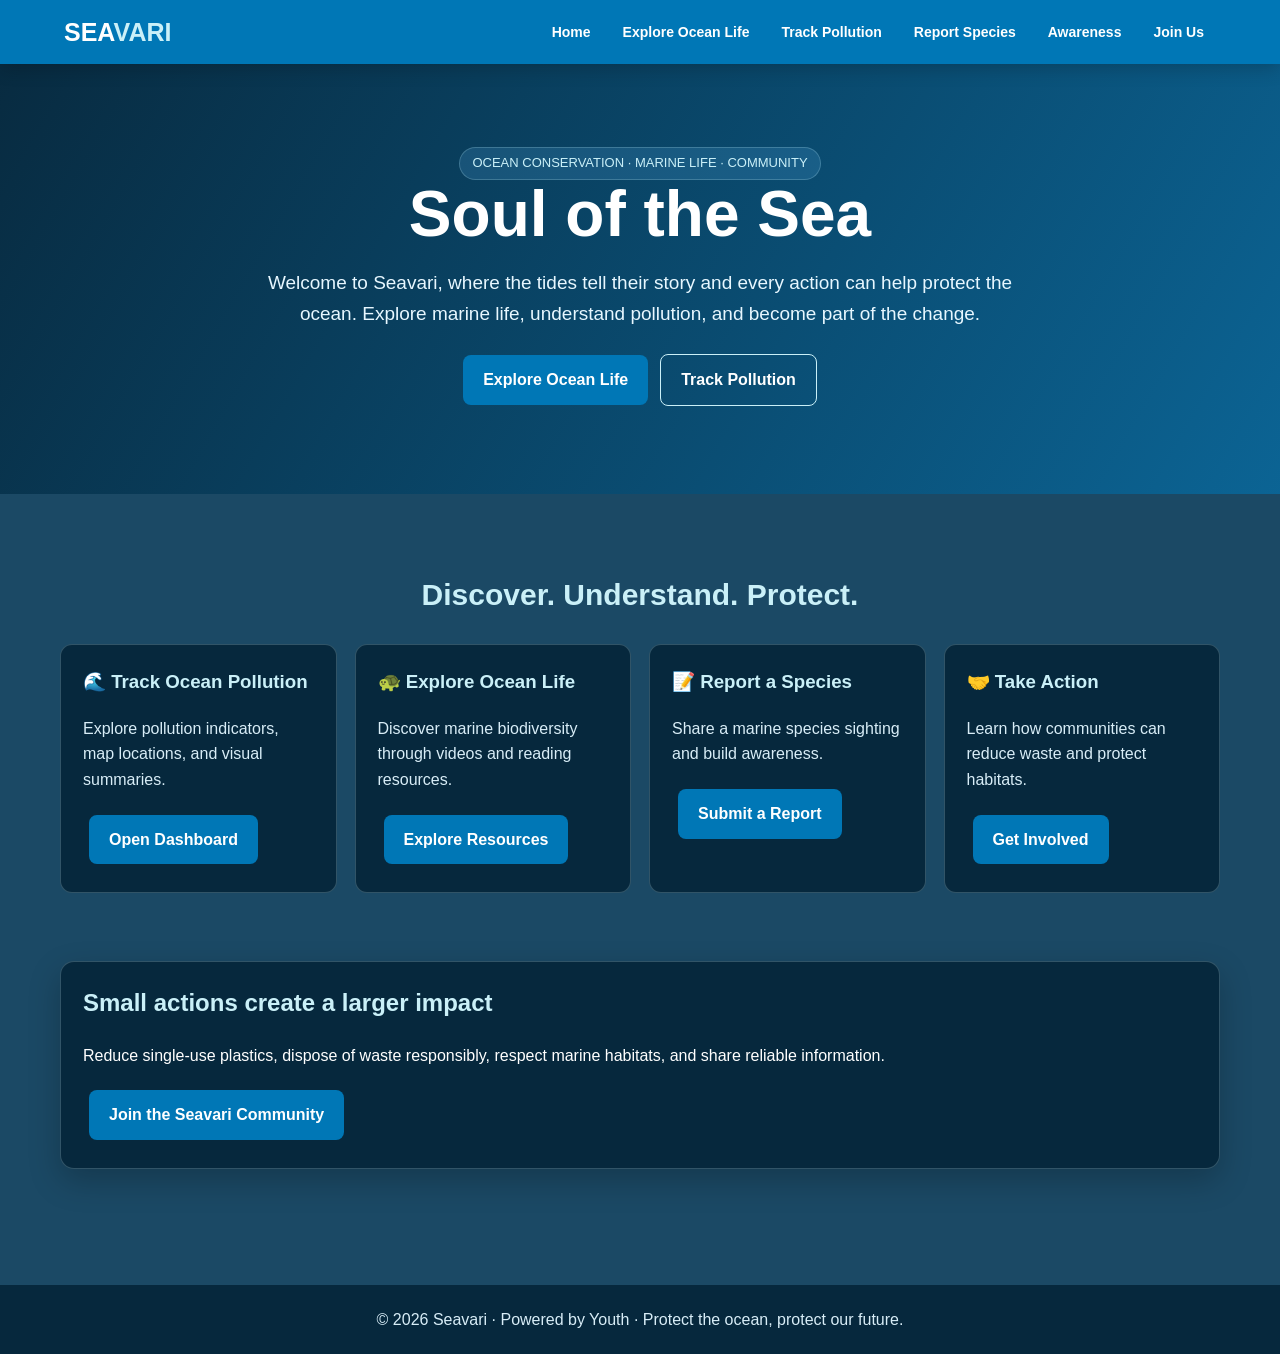
<file: index.html>
<!doctype html><html lang="en"><head><meta charset="utf-8"><meta name="viewport" content="width=device-width,initial-scale=1"><title>Seavari | Soul of the Sea</title><link rel="stylesheet" href="style.css"></head><body><header class="site-header"><a class="brand" href="index.html">SEA<span>VARI</span></a><nav class="site-nav"><a href="index.html">Home</a><a href="resource.html">Explore Ocean Life</a><a href="pollution.html">Track Pollution</a><a href="report.html">Report Species</a><a href="awareness.html">Awareness</a><a href="contact.html">Join Us</a></nav></header><main><section class="hero"><div class="hero-inner"><span class="pill">OCEAN CONSERVATION · MARINE LIFE · COMMUNITY</span><h1>Soul of the Sea</h1><p>Welcome to Seavari, where the tides tell their story and every action can help protect the ocean. Explore marine life, understand pollution, and become part of the change.</p><a class="btn" href="resource.html">Explore Ocean Life</a><a class="btn secondary" href="pollution.html">Track Pollution</a></div></section><div class="container"><section class="content-section"><h2>Discover. Understand. Protect.</h2><div class="grid"><article class="feature"><h3>🌊 Track Ocean Pollution</h3><p>Explore pollution indicators, map locations, and visual summaries.</p><a class="btn" href="pollution.html">Open Dashboard</a></article><article class="feature"><h3>🐢 Explore Ocean Life</h3><p>Discover marine biodiversity through videos and reading resources.</p><a class="btn" href="resource.html">Explore Resources</a></article><article class="feature"><h3>📝 Report a Species</h3><p>Share a marine species sighting and build awareness.</p><a class="btn" href="report.html">Submit a Report</a></article><article class="feature"><h3>🤝 Take Action</h3><p>Learn how communities can reduce waste and protect habitats.</p><a class="btn" href="awareness.html">Get Involved</a></article></div></section><section class="content-section"><div class="panel"><h2>Small actions create a larger impact</h2><p>Reduce single-use plastics, dispose of waste responsibly, respect marine habitats, and share reliable information.</p><a class="btn" href="contact.html">Join the Seavari Community</a></div></section></div></main><footer class="site-footer">© 2026 Seavari · Powered by Youth · Protect the ocean, protect our future.</footer></body></html>
</file>
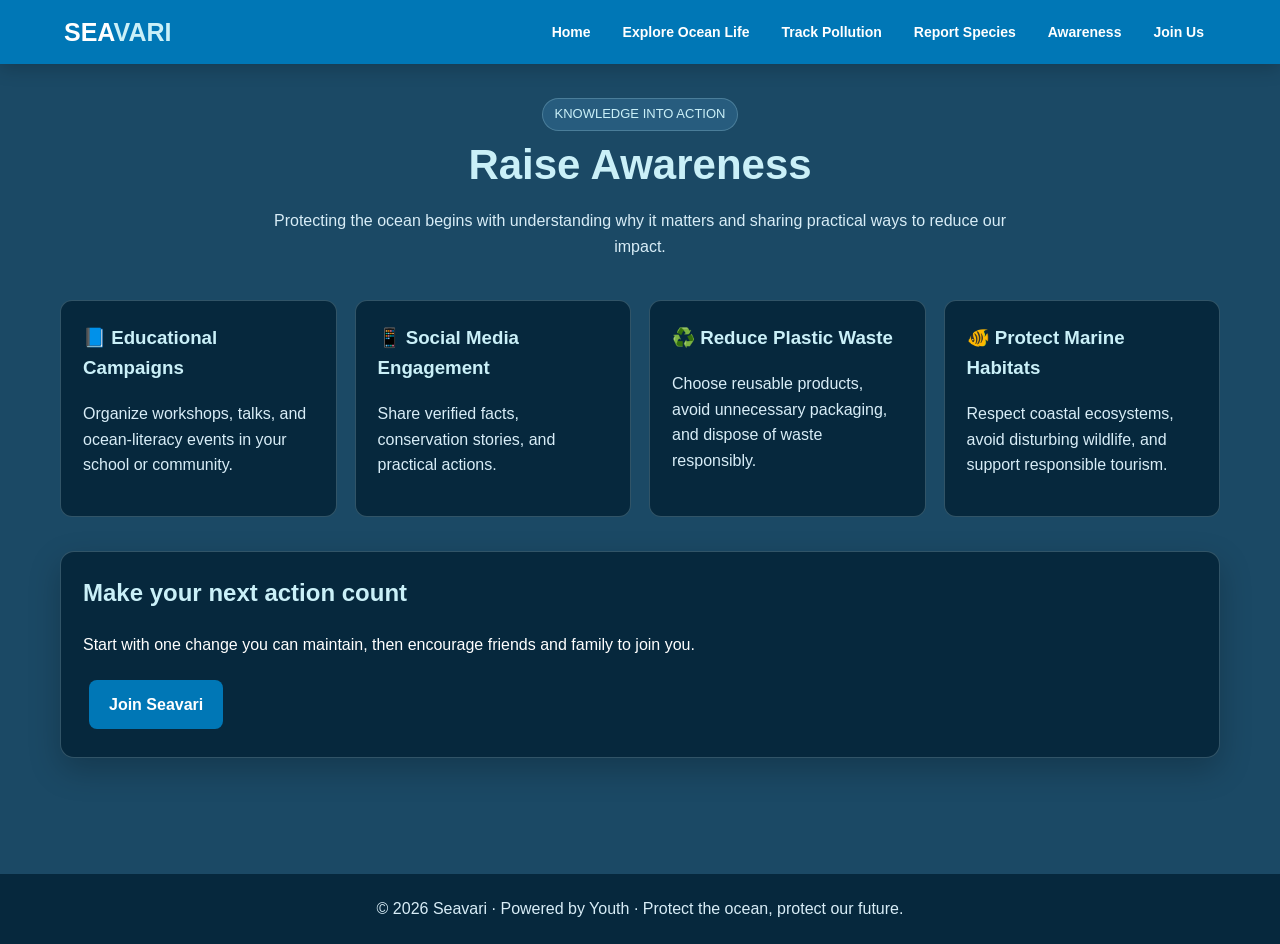
<file: awareness.html>
<!doctype html><html lang="en"><head><meta charset="utf-8"><meta name="viewport" content="width=device-width,initial-scale=1"><title>Seavari | Raise Awareness</title><link rel="stylesheet" href="style.css"></head><body><header class="site-header"><a class="brand" href="index.html">SEA<span>VARI</span></a><nav class="site-nav"><a href="index.html">Home</a><a href="resource.html">Explore Ocean Life</a><a href="pollution.html">Track Pollution</a><a href="report.html">Report Species</a><a href="awareness.html">Awareness</a><a href="contact.html">Join Us</a></nav></header><main><div class="page-heading"><span class="pill">KNOWLEDGE INTO ACTION</span><h1>Raise Awareness</h1><p>Protecting the ocean begins with understanding why it matters and sharing practical ways to reduce our impact.</p></div><div class="container"><div class="grid"><article class="feature"><h3>📘 Educational Campaigns</h3><p>Organize workshops, talks, and ocean-literacy events in your school or community.</p></article><article class="feature"><h3>📱 Social Media Engagement</h3><p>Share verified facts, conservation stories, and practical actions.</p></article><article class="feature"><h3>♻️ Reduce Plastic Waste</h3><p>Choose reusable products, avoid unnecessary packaging, and dispose of waste responsibly.</p></article><article class="feature"><h3>🐠 Protect Marine Habitats</h3><p>Respect coastal ecosystems, avoid disturbing wildlife, and support responsible tourism.</p></article></div><section class="content-section"><div class="panel"><h2>Make your next action count</h2><p>Start with one change you can maintain, then encourage friends and family to join you.</p><a class="btn" href="contact.html">Join Seavari</a></div></section></div></main><footer class="site-footer">© 2026 Seavari · Powered by Youth · Protect the ocean, protect our future.</footer></body></html>
</file>
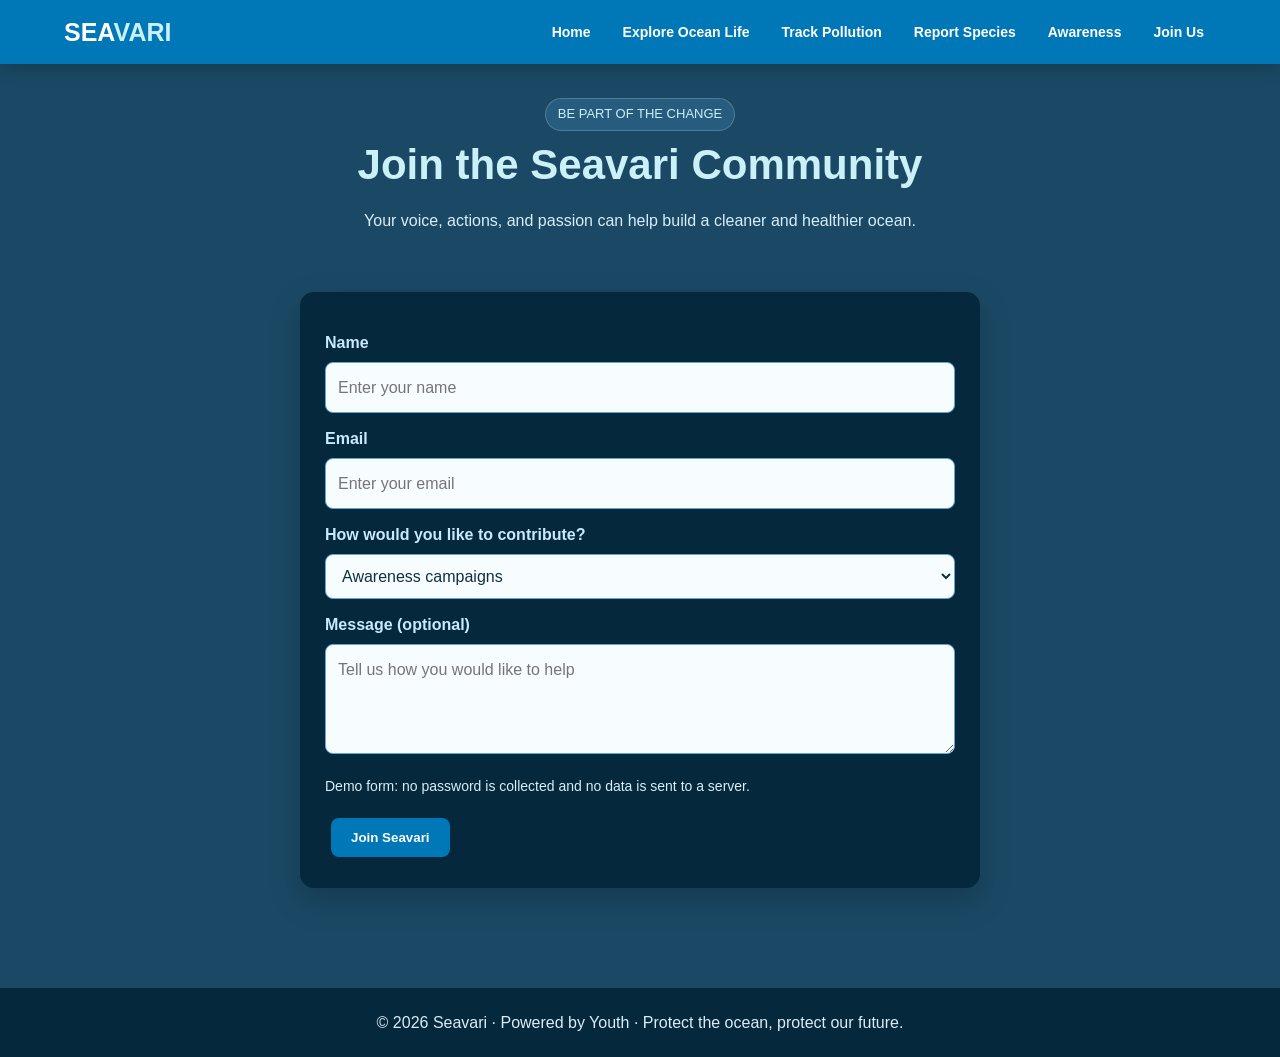
<file: contact.html>
<!doctype html><html lang="en"><head><meta charset="utf-8"><meta name="viewport" content="width=device-width,initial-scale=1"><title>Seavari | Join Us</title><link rel="stylesheet" href="style.css"></head><body><header class="site-header"><a class="brand" href="index.html">SEA<span>VARI</span></a><nav class="site-nav"><a href="index.html">Home</a><a href="resource.html">Explore Ocean Life</a><a href="pollution.html">Track Pollution</a><a href="report.html">Report Species</a><a href="awareness.html">Awareness</a><a href="contact.html">Join Us</a></nav></header><main><div class="page-heading"><span class="pill">BE PART OF THE CHANGE</span><h1>Join the Seavari Community</h1><p>Your voice, actions, and passion can help build a cleaner and healthier ocean.</p></div><div class="container"><form class="form-card" action="next.html" method="get"><label>Name</label><input name="name" required placeholder="Enter your name"><label>Email</label><input name="email" type="email" required placeholder="Enter your email"><label>How would you like to contribute?</label><select name="interest"><option>Awareness campaigns</option><option>Beach cleanups</option><option>Educational activities</option><option>Research and learning</option></select><label>Message (optional)</label><textarea name="message" placeholder="Tell us how you would like to help"></textarea><p class="notice">Demo form: no password is collected and no data is sent to a server.</p><button class="btn" type="submit">Join Seavari</button></form></div></main><footer class="site-footer">© 2026 Seavari · Powered by Youth · Protect the ocean, protect our future.</footer></body></html>
</file>
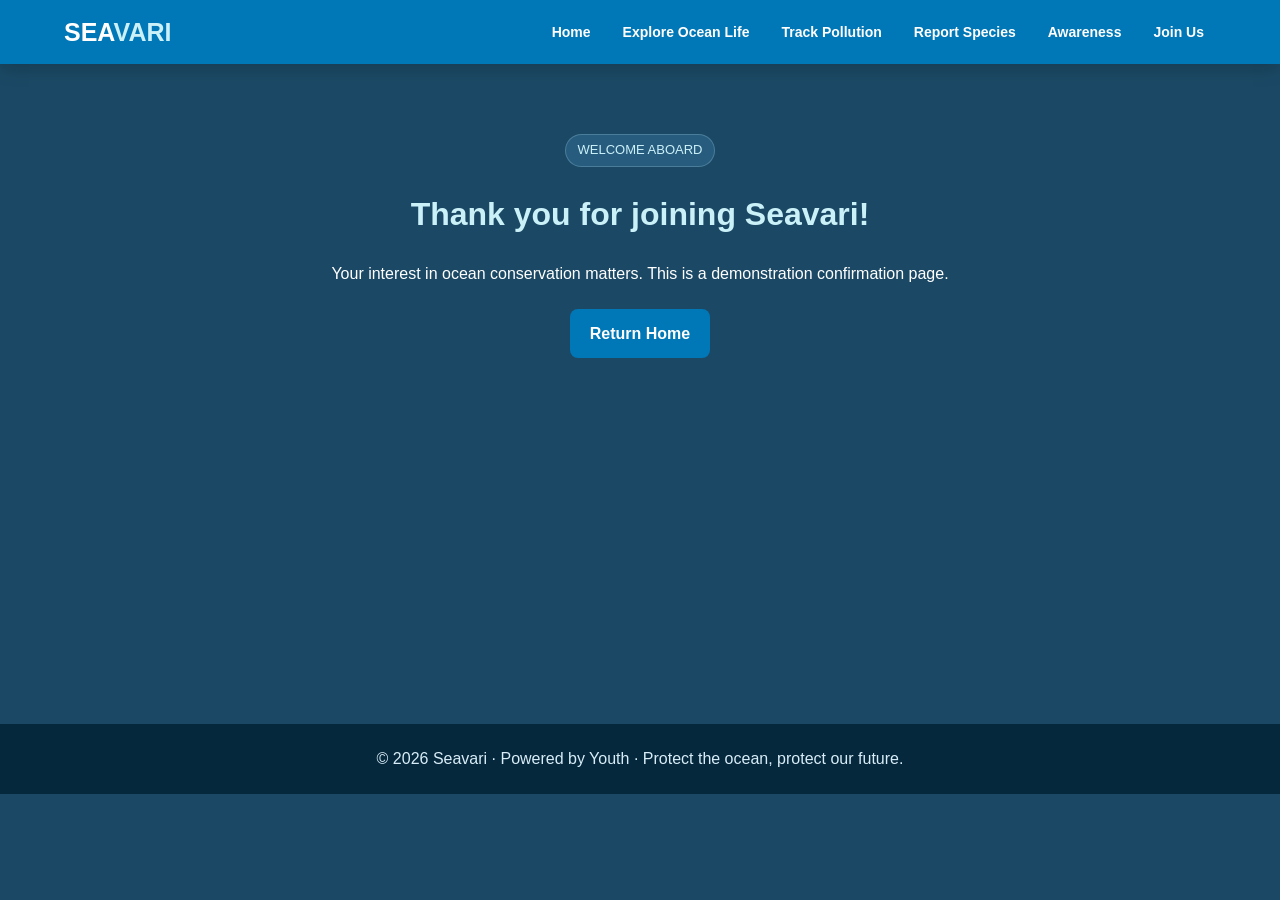
<file: next.html>
<!doctype html><html lang="en"><head><meta charset="utf-8"><meta name="viewport" content="width=device-width,initial-scale=1"><title>Seavari | Thank You</title><link rel="stylesheet" href="style.css"></head><body><header class="site-header"><a class="brand" href="index.html">SEA<span>VARI</span></a><nav class="site-nav"><a href="index.html">Home</a><a href="resource.html">Explore Ocean Life</a><a href="pollution.html">Track Pollution</a><a href="report.html">Report Species</a><a href="awareness.html">Awareness</a><a href="contact.html">Join Us</a></nav></header><main><div class="success"><span class="pill">WELCOME ABOARD</span><h1>Thank you for joining Seavari!</h1><p>Your interest in ocean conservation matters. This is a demonstration confirmation page.</p><a class="btn" href="index.html">Return Home</a></div></main><footer class="site-footer">© 2026 Seavari · Powered by Youth · Protect the ocean, protect our future.</footer></body></html>
</file>
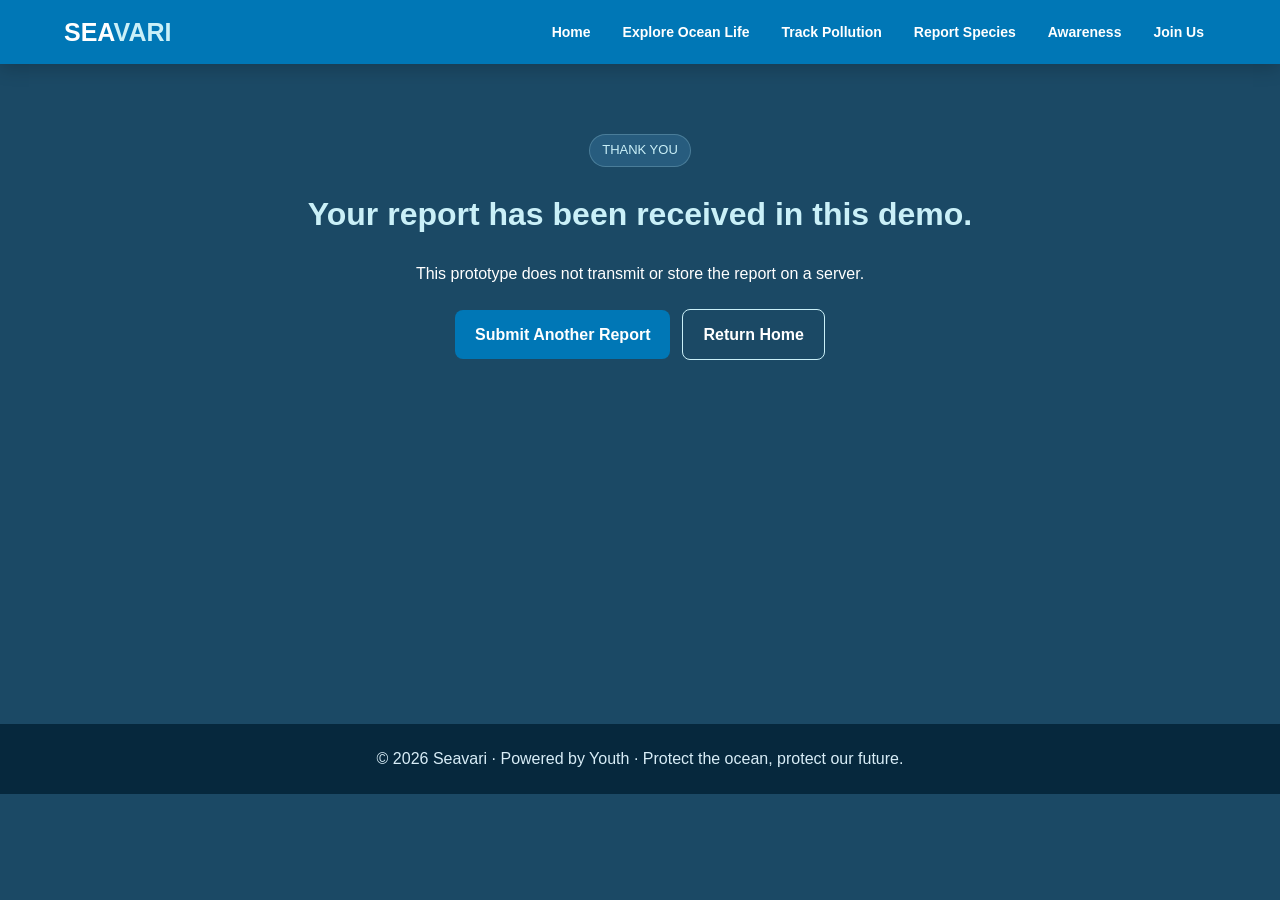
<file: record.html>
<!doctype html><html lang="en"><head><meta charset="utf-8"><meta name="viewport" content="width=device-width,initial-scale=1"><title>Seavari | Report Submitted</title><link rel="stylesheet" href="style.css"></head><body><header class="site-header"><a class="brand" href="index.html">SEA<span>VARI</span></a><nav class="site-nav"><a href="index.html">Home</a><a href="resource.html">Explore Ocean Life</a><a href="pollution.html">Track Pollution</a><a href="report.html">Report Species</a><a href="awareness.html">Awareness</a><a href="contact.html">Join Us</a></nav></header><main><div class="success"><span class="pill">THANK YOU</span><h1>Your report has been received in this demo.</h1><p>This prototype does not transmit or store the report on a server.</p><a class="btn" href="report.html">Submit Another Report</a><a class="btn secondary" href="index.html">Return Home</a></div></main><footer class="site-footer">© 2026 Seavari · Powered by Youth · Protect the ocean, protect our future.</footer></body></html>
</file>
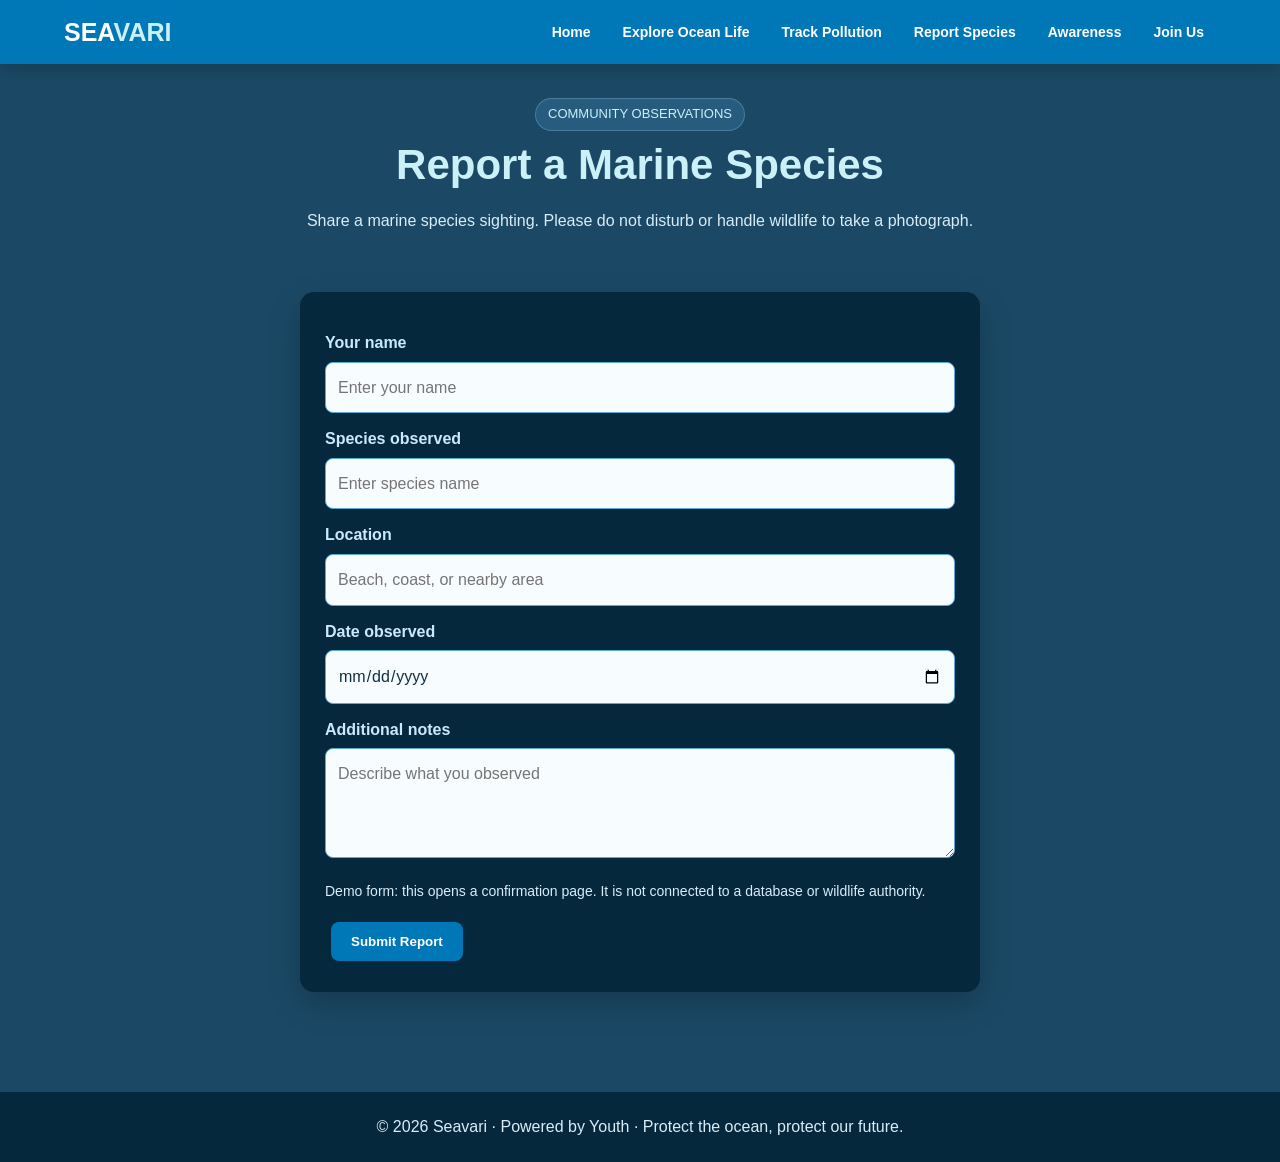
<file: report.html>
<!doctype html><html lang="en"><head><meta charset="utf-8"><meta name="viewport" content="width=device-width,initial-scale=1"><title>Seavari | Report a Species</title><link rel="stylesheet" href="style.css"></head><body><header class="site-header"><a class="brand" href="index.html">SEA<span>VARI</span></a><nav class="site-nav"><a href="index.html">Home</a><a href="resource.html">Explore Ocean Life</a><a href="pollution.html">Track Pollution</a><a href="report.html">Report Species</a><a href="awareness.html">Awareness</a><a href="contact.html">Join Us</a></nav></header><main><div class="page-heading"><span class="pill">COMMUNITY OBSERVATIONS</span><h1>Report a Marine Species</h1><p>Share a marine species sighting. Please do not disturb or handle wildlife to take a photograph.</p></div><div class="container"><form class="form-card" action="record.html" method="get"><label>Your name</label><input name="name" required placeholder="Enter your name"><label>Species observed</label><input name="species" required placeholder="Enter species name"><label>Location</label><input name="location" required placeholder="Beach, coast, or nearby area"><label>Date observed</label><input name="date" type="date"><label>Additional notes</label><textarea name="notes" placeholder="Describe what you observed"></textarea><p class="notice">Demo form: this opens a confirmation page. It is not connected to a database or wildlife authority.</p><button class="btn" type="submit">Submit Report</button></form></div></main><footer class="site-footer">© 2026 Seavari · Powered by Youth · Protect the ocean, protect our future.</footer></body></html>
</file>
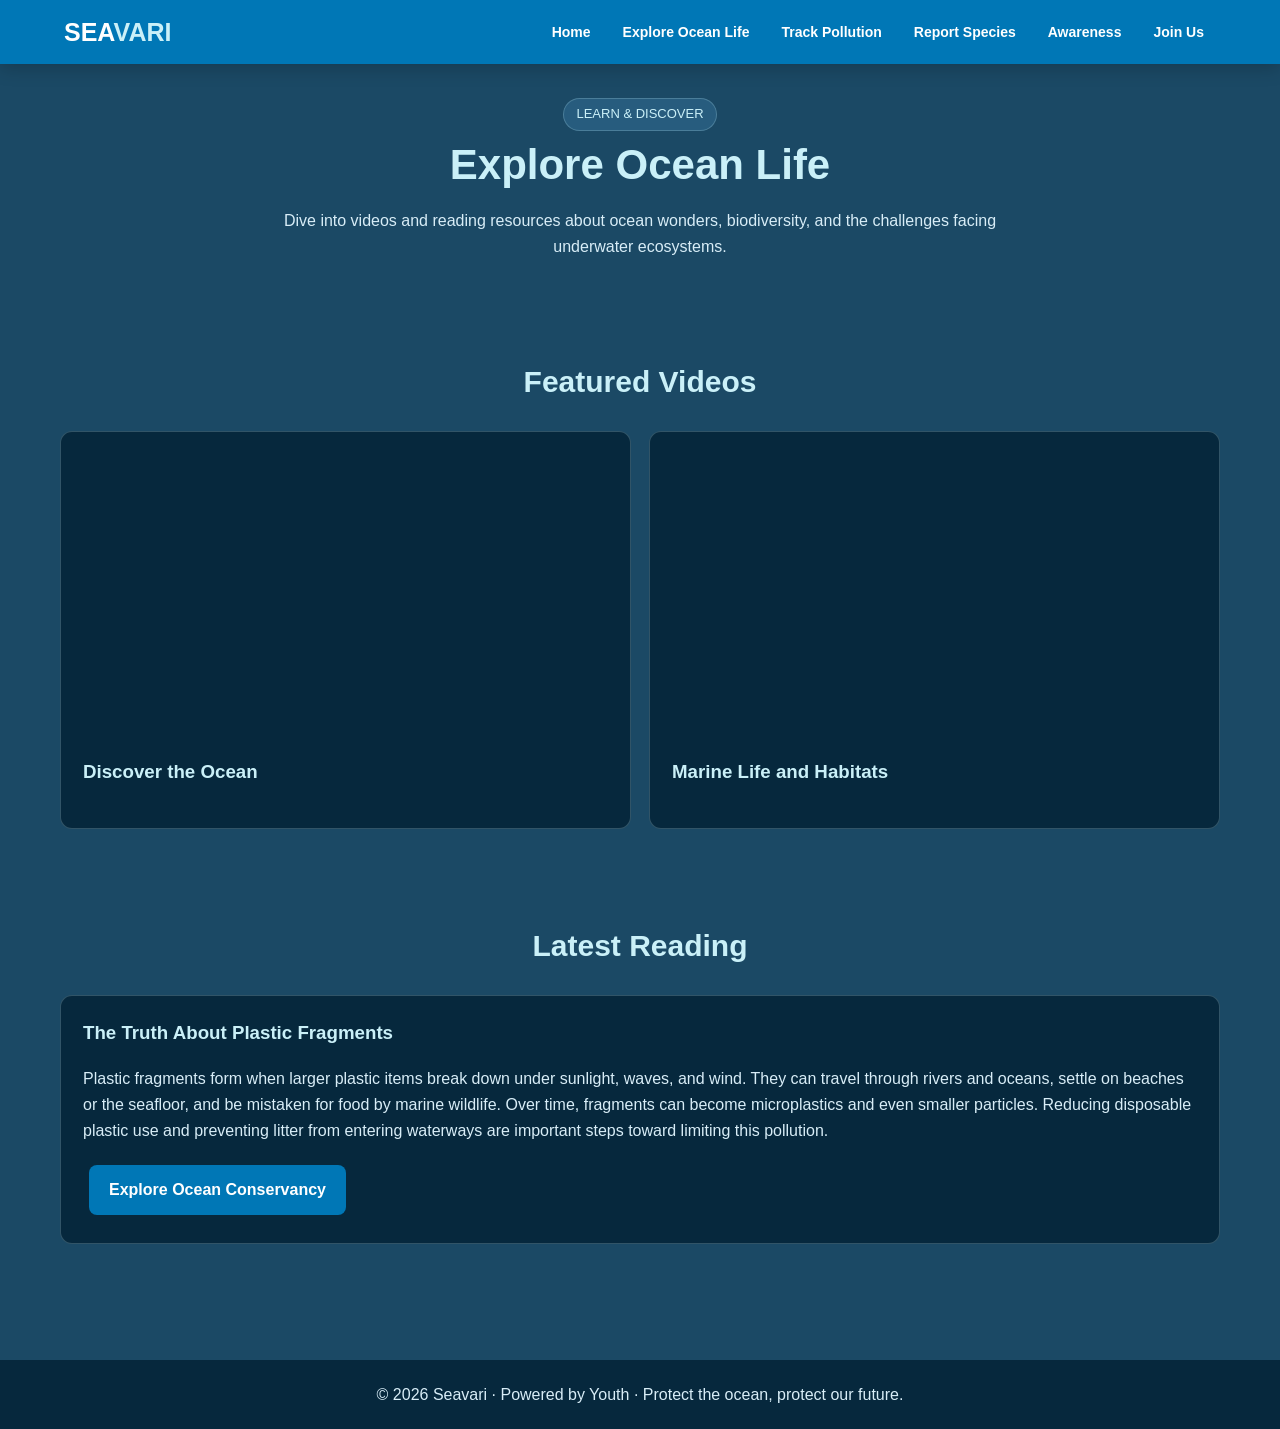
<file: resource.html>
<!doctype html><html lang="en"><head><meta charset="utf-8"><meta name="viewport" content="width=device-width,initial-scale=1"><title>Seavari | Explore Ocean Life</title><link rel="stylesheet" href="style.css"></head><body><header class="site-header"><a class="brand" href="index.html">SEA<span>VARI</span></a><nav class="site-nav"><a href="index.html">Home</a><a href="resource.html">Explore Ocean Life</a><a href="pollution.html">Track Pollution</a><a href="report.html">Report Species</a><a href="awareness.html">Awareness</a><a href="contact.html">Join Us</a></nav></header><main><div class="page-heading"><span class="pill">LEARN & DISCOVER</span><h1>Explore Ocean Life</h1><p>Dive into videos and reading resources about ocean wonders, biodiversity, and the challenges facing underwater ecosystems.</p></div><div class="container"><section class="content-section"><h2>Featured Videos</h2><div class="grid"><div class="feature"><iframe style="width:100%;aspect-ratio:16/9;border:0;border-radius:10px" src="https://www.youtube.com/embed/3i5_v_sUZ04" title="Ocean conservation video" allowfullscreen loading="lazy"></iframe><h3>Discover the Ocean</h3></div><div class="feature"><iframe style="width:100%;aspect-ratio:16/9;border:0;border-radius:10px" src="https://www.youtube.com/embed/HGxBRTV3ejo" title="Marine life video" allowfullscreen loading="lazy"></iframe><h3>Marine Life and Habitats</h3></div></div></section><section class="content-section"><h2>Latest Reading</h2><article class="feature"><h3>The Truth About Plastic Fragments</h3><p class="blog-copy">Plastic fragments form when larger plastic items break down under sunlight, waves, and wind. They can travel through rivers and oceans, settle on beaches or the seafloor, and be mistaken for food by marine wildlife. Over time, fragments can become microplastics and even smaller particles. Reducing disposable plastic use and preventing litter from entering waterways are important steps toward limiting this pollution.</p><a class="btn" href="https://oceanconservancy.org/" target="_blank" rel="noopener">Explore Ocean Conservancy</a></article></section></div></main><footer class="site-footer">© 2026 Seavari · Powered by Youth · Protect the ocean, protect our future.</footer></body></html>
</file>
<file: style.css>
:root{--ocean:#1B4965;--blue:#0077B6;--deep:#06283D;--cyan:#CAF0F8;--pale:#CAE9FF;--muted:#d8edf7;--line:rgba(202,240,248,.22);--shadow:0 12px 32px rgba(0,0,0,.22)}
*{box-sizing:border-box}html{scroll-behavior:smooth}body{margin:0;font-family:Arial,Helvetica,sans-serif;background:var(--ocean);color:white;line-height:1.6}a{color:var(--cyan)}.site-header{background:var(--blue);padding:12px 5%;display:flex;align-items:center;justify-content:space-between;gap:18px;position:sticky;top:0;z-index:1000;box-shadow:0 4px 18px #0003}.brand{font-size:25px;font-weight:800;color:white;text-decoration:none;white-space:nowrap}.brand span{color:var(--cyan)}.site-nav{display:flex;gap:8px;align-items:center;justify-content:flex-end;flex-wrap:wrap}.site-nav a{color:white;text-decoration:none;font-weight:700;font-size:14px;padding:9px 12px;border-radius:7px}.site-nav a:hover{background:#62b8f5;color:#06283D}main{min-height:70vh}.page-heading{text-align:center;padding:34px 18px 12px}.page-heading h1{margin:0;color:var(--cyan);font-size:clamp(28px,4vw,42px)}.page-heading p{max-width:760px;margin:10px auto;color:var(--muted)}.container{width:min(1160px,92%);margin:auto;padding:18px 0 52px}.panel{background:var(--deep);border:1px solid var(--line);border-radius:14px;padding:22px;box-shadow:var(--shadow)}.panel h2,.section-title{color:var(--cyan);margin-top:0}.hero{min-height:430px;display:grid;place-items:center;text-align:center;padding:54px 6%;background:linear-gradient(120deg,#06283de8,#0077b694),url('https://images.unsplash.com/photo-1518467166778-b88f373ffec7?auto=format&fit=crop&w=1800&q=85') center/cover}.hero-inner{max-width:800px}.hero h1{font-size:clamp(38px,6vw,64px);line-height:1.08;margin:0 0 18px}.hero p{font-size:19px;color:#e7f7ff}.btn{display:inline-block;background:var(--blue);color:white;text-decoration:none;border:0;border-radius:8px;padding:12px 20px;font-weight:700;cursor:pointer;margin:6px}.btn:hover{background:#62b8f5;color:var(--deep)}.btn.secondary{background:transparent;border:1px solid var(--cyan)}.grid{display:grid;grid-template-columns:repeat(auto-fit,minmax(230px,1fr));gap:18px}.feature{background:var(--deep);padding:22px;border-radius:12px;border:1px solid var(--line)}.feature h3{color:var(--cyan);margin-top:0}.feature p{color:var(--muted)}section.content-section{padding:34px 0}.content-section>h2{text-align:center;color:var(--cyan);font-size:30px}.form-card{max-width:680px;margin:18px auto;background:var(--deep);padding:25px;border-radius:14px;box-shadow:var(--shadow)}label{display:block;font-weight:700;color:var(--pale);margin:13px 0 6px}input,select,textarea{width:100%;padding:12px;border:1px solid #5FA8D3;border-radius:8px;background:#f7fcff;color:#102f40;font:inherit}textarea{min-height:110px;resize:vertical}.notice{color:var(--muted);font-size:14px}.site-footer{text-align:center;padding:22px;background:var(--deep);color:var(--muted);margin-top:30px}.pill{display:inline-block;background:#62b8f52e;border:1px solid var(--line);color:var(--cyan);border-radius:30px;padding:5px 12px;font-size:13px}.dashboard-actions{display:flex;justify-content:center;gap:12px;flex-wrap:wrap;padding:10px}.dashboard-container{display:grid;grid-template-columns:minmax(0,1.15fr) minmax(300px,.85fr);gap:22px;padding:18px 0}.map-panel{padding:12px;background:var(--deep);border-radius:14px;border:1px solid var(--line)}#map{height:510px;width:100%;border-radius:9px;z-index:1}.charts-container{display:grid;gap:18px}.chart-card{background:white;color:#17394d;padding:16px;border-radius:12px;min-height:240px;box-shadow:var(--shadow)}.chart-card h3{margin:0 0 12px;color:#1B4965}.chart-card canvas{max-height:230px}.chart-page{max-width:980px;margin:24px auto}.chart-layout{display:grid;grid-template-columns:minmax(0,1fr) minmax(230px,.7fr);gap:24px;align-items:center}.chart-box{height:380px;background:white;border-radius:12px;padding:16px}.legend-list{list-style:none;padding:0;color:var(--muted)}.legend-list li{margin:10px 0}.color-dot{display:inline-block;width:12px;height:12px;border-radius:3px;margin-right:9px}.video-grid iframe{width:100%;aspect-ratio:16/9;border:0;border-radius:10px}.blog-copy{white-space:pre-line;color:var(--muted)}.success{text-align:center;padding:70px 20px}.success h1{color:var(--cyan)}
@media(max-width:800px){.site-header{align-items:flex-start;flex-direction:column}.site-nav{justify-content:flex-start}.site-nav a{font-size:13px;padding:7px 9px}.dashboard-container{grid-template-columns:1fr}#map{height:380px}.chart-layout{grid-template-columns:1fr}.chart-box{height:330px}.hero{min-height:390px}}
</file>
